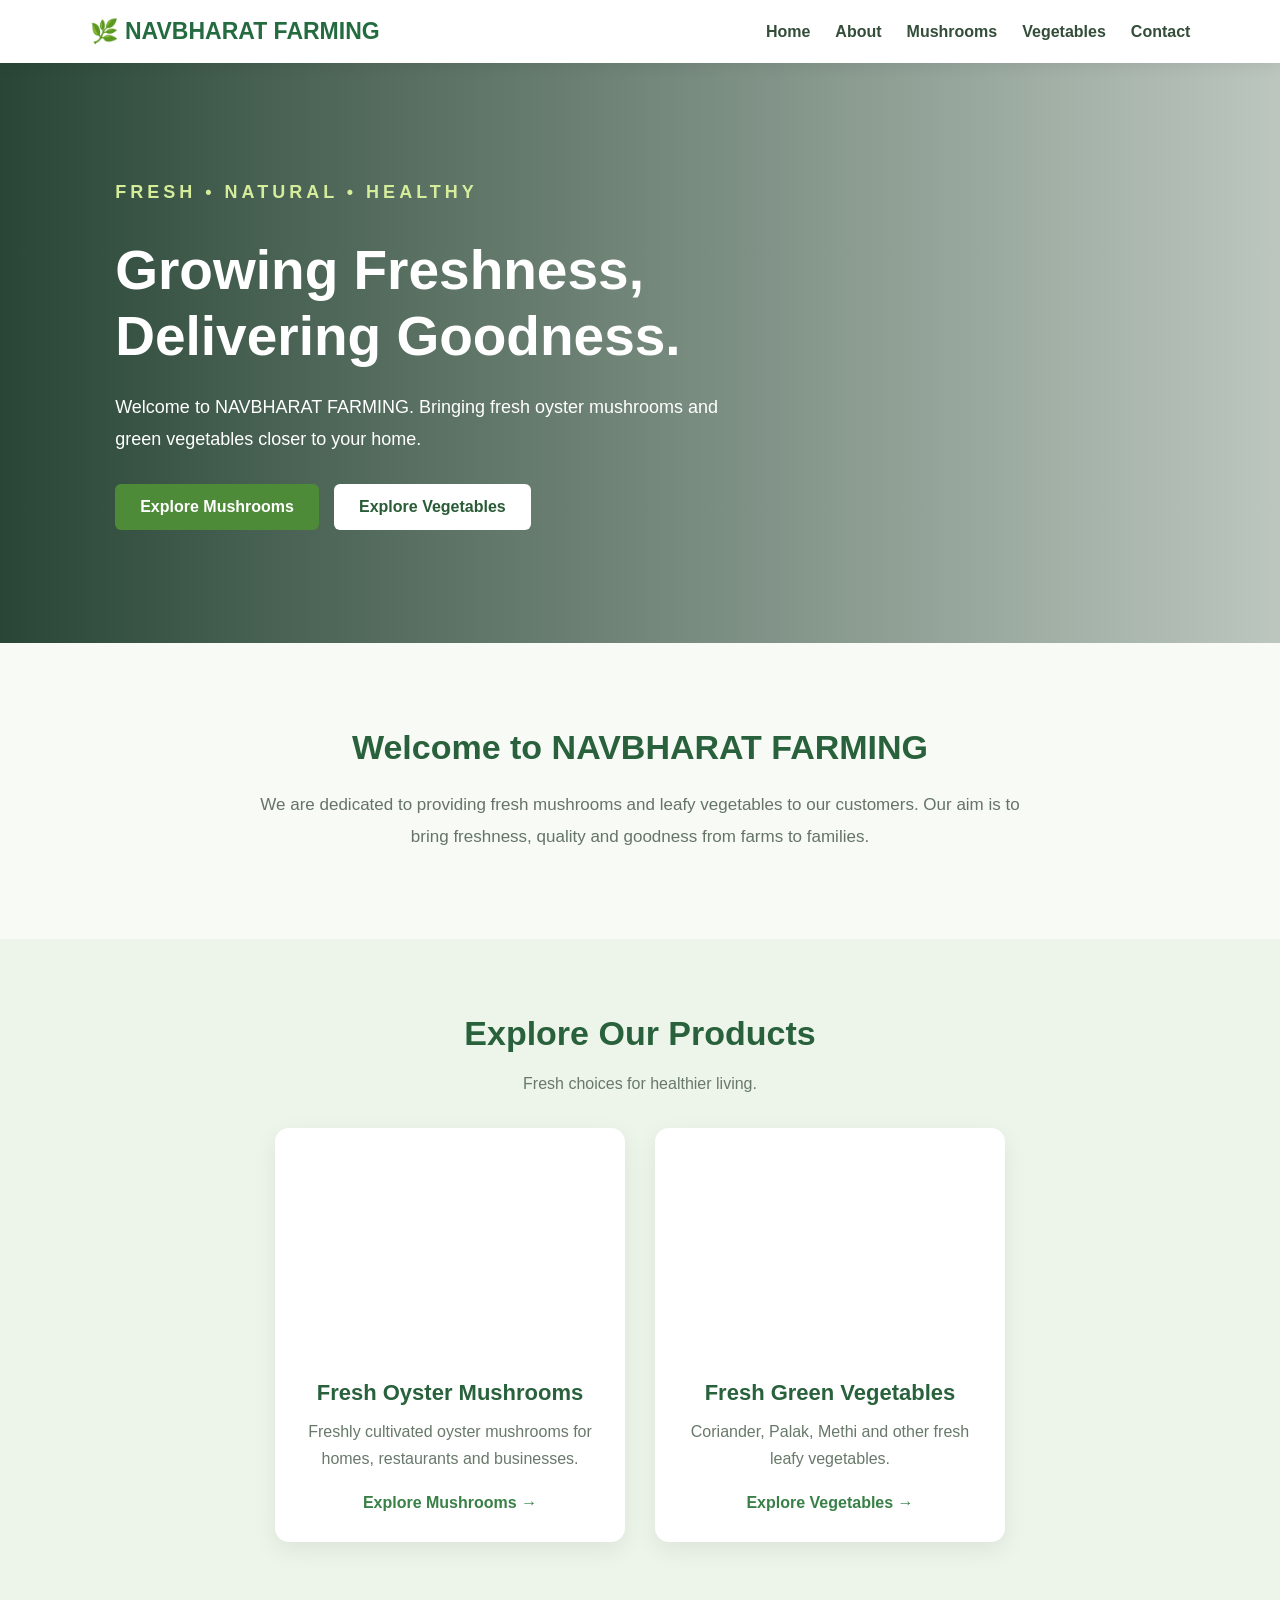
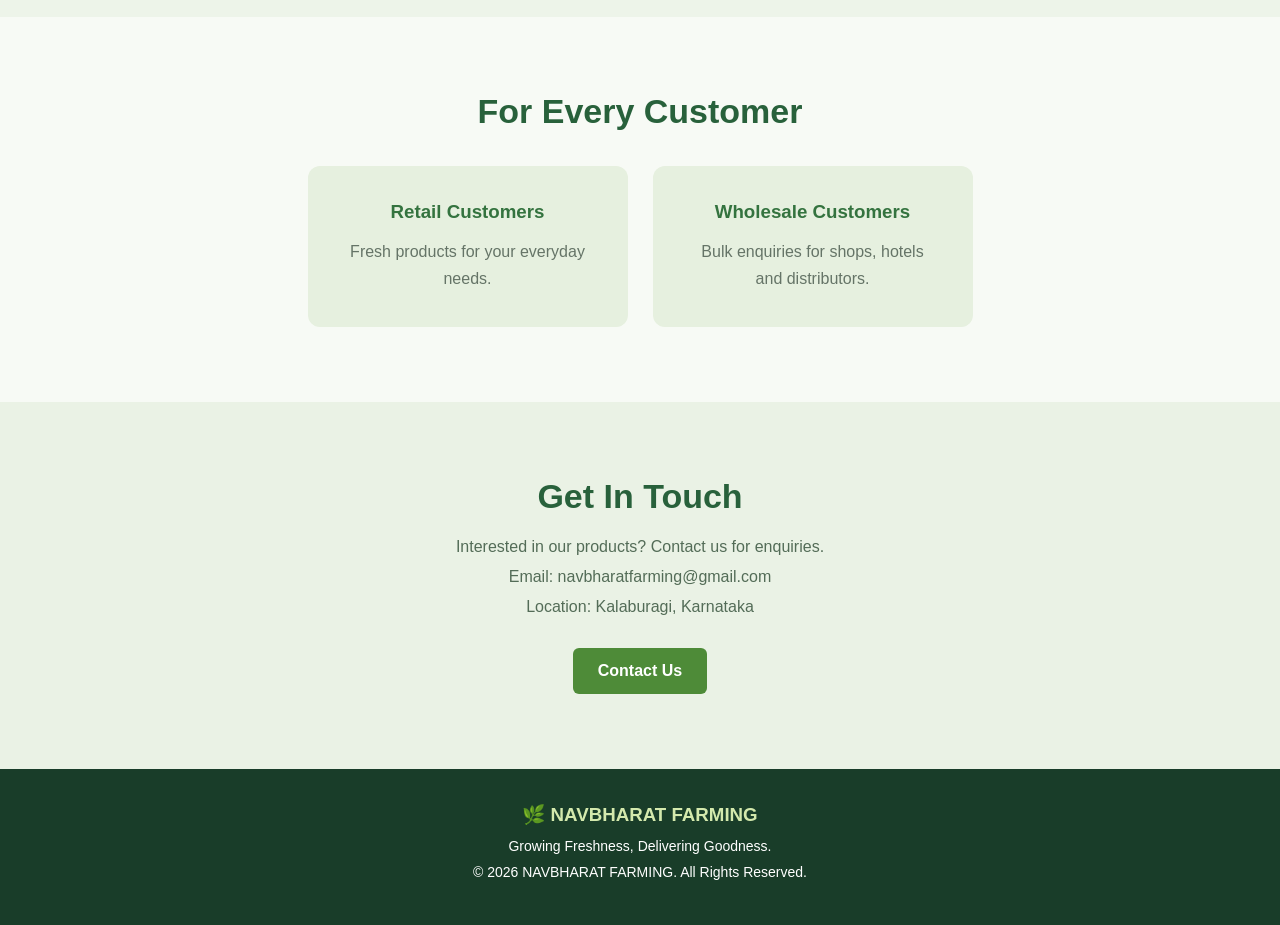
<file: index.html>
<!DOCTYPE html>
<html lang="en">
<head>
    <meta charset="UTF-8">
    <meta name="viewport" content="width=device-width, initial-scale=1.0">
    <title>NAVBHARAT FARMING | Freshness from Nature</title>
    <link rel="stylesheet" href="style.css">
</head>

<body>

    <!-- Navigation -->
    <header>
        <nav class="navbar">
            <a href="index.html" class="logo">🌿 NAVBHARAT FARMING</a>

            <div class="nav-links">
                <a href="index.html">Home</a>
                <a href="#about">About</a>
                <a href="mushrooms.html">Mushrooms</a>
                <a href="vegetables.html">Vegetables</a>
                <a href="#contact">Contact</a>
            </div>
        </nav>
    </header>

    <!-- Hero Section -->
    <section class="hero">
        <div class="hero-content">
            <p class="tagline">FRESH • NATURAL • HEALTHY</p>

            <h1>Growing Freshness,<br>
                Delivering Goodness.</h1>

            <p>
                Welcome to NAVBHARAT FARMING.
                Bringing fresh oyster mushrooms and
                green vegetables closer to your home.
            </p>

            <div class="hero-buttons">
                <a href="mushrooms.html" class="btn">Explore Mushrooms</a>
                <a href="vegetables.html" class="btn btn-light">
                    Explore Vegetables
                </a>
            </div>
        </div>
    </section>

    <!-- About Section -->
    <section id="about" class="about">
        <h2>Welcome to NAVBHARAT FARMING</h2>

        <p>
            We are dedicated to providing fresh mushrooms
            and leafy vegetables to our customers.
            Our aim is to bring freshness, quality and
            goodness from farms to families.
        </p>
    </section>

    <!-- Products Section -->
    <section class="products">
        <h2>Explore Our Products</h2>
        <p class="section-text">
            Fresh choices for healthier living.
        </p>

        <div class="product-container">

            <div class="product-card">
                <div class="product-image mushroom-image"></div>

                <h3>Fresh Oyster Mushrooms</h3>

                <p>
                    Freshly cultivated oyster mushrooms
                    for homes, restaurants and businesses.
                </p>

                <a href="mushrooms.html" class="card-btn">
                    Explore Mushrooms →
                </a>
            </div>

            <div class="product-card">
                <div class="product-image vegetable-image"></div>

                <h3>Fresh Green Vegetables</h3>

                <p>
                    Coriander, Palak, Methi and other
                    fresh leafy vegetables.
                </p>

                <a href="vegetables.html" class="card-btn">
                    Explore Vegetables →
                </a>
            </div>

        </div>
    </section>

    <!-- Business Section -->
    <section class="business">
        <h2>For Every Customer</h2>

        <div class="business-container">
            <div>
                <h3>Retail Customers</h3>
                <p>Fresh products for your everyday needs.</p>
            </div>

            <div>
                <h3>Wholesale Customers</h3>
                <p>Bulk enquiries for shops, hotels and distributors.</p>
            </div>
        </div>
    </section>

    <!-- Contact Section -->
    <section id="contact" class="contact">
        <h2>Get In Touch</h2>

        <p>Interested in our products? Contact us for enquiries.</p>

        <p>Email: navbharatfarming@gmail.com</p>
        <p>Location: Kalaburagi, Karnataka</p>

        <a href="mailto:navbharatfarming@gmail.com" class="btn">
            Contact Us
        </a>
    </section>

    <!-- Footer -->
    <footer>
        <h3>🌿 NAVBHARAT FARMING</h3>
        <p>Growing Freshness, Delivering Goodness.</p>
        <p>© 2026 NAVBHARAT FARMING. All Rights Reserved.</p>
    </footer>

    <script src="script.js"></script>

</body>
</html>
</file>
<file: style.css>
/* GENERAL SETTINGS */
* {
    margin: 0;
    padding: 0;
    box-sizing: border-box;
    font-family: 'Segoe UI', sans-serif;
    scroll-behavior: smooth;
}

body {
    background: #f7faf5;
    color: #243b2a;
}

/* NAVIGATION */
header {
    background: #ffffff;
    padding: 18px 7%;
    box-shadow: 0 3px 15px rgba(0,0,0,0.07);
    position: sticky;
    top: 0;
    z-index: 100;
}

.navbar {
    display: flex;
    justify-content: space-between;
    align-items: center;
    flex-wrap: wrap;
    gap: 15px;
}

.logo {
    color: #246b40;
    font-size: 23px;
    font-weight: bold;
    text-decoration: none;
}

.nav-links {
    display: flex;
    gap: 25px;
    flex-wrap: wrap;
}

.nav-links a {
    text-decoration: none;
    color: #334d39;
    font-weight: 600;
    transition: 0.3s;
}

.nav-links a:hover {
    color: #70a83b;
}

/* HERO SECTION */
.hero {
    min-height: 580px;
    display: flex;
    align-items: center;
    padding: 80px 9%;
    color: white;

    background:
    linear-gradient(90deg, rgba(12,45,27,0.88), rgba(12,45,27,0.25)),
    url("https://images.unsplash.com/photo-1500382017468-9049fed747ef")
    center/cover no-repeat;
}

.hero-content {
    max-width: 650px;
}

.tagline {
    color: #d5ed9b;
    letter-spacing: 4px;
    font-weight: bold;
    margin-bottom: 20px;
}

.hero h1 {
    font-size: 55px;
    line-height: 1.2;
    margin-bottom: 22px;
}

.hero-content > p {
    font-size: 18px;
    line-height: 1.8;
    margin-bottom: 28px;
}

.hero-buttons {
    display: flex;
    gap: 15px;
    flex-wrap: wrap;
}

/* BUTTONS */
.btn {
    display: inline-block;
    background: #4e8b38;
    color: white;
    padding: 14px 25px;
    border-radius: 6px;
    text-decoration: none;
    font-weight: bold;
    transition: 0.3s;
}

.btn:hover {
    background: #2d622e;
    transform: translateY(-3px);
}

.btn-light {
    background: white;
    color: #285b36;
}

.btn-light:hover {
    background: #e7f0df;
    color: #285b36;
}

/* ABOUT SECTION */
.about {
    padding: 85px 10%;
    text-align: center;
}

.about h2,
.products h2,
.contact h2 {
    font-size: 34px;
    color: #28613b;
    margin-bottom: 22px;
}

.about p {
    max-width: 800px;
    margin: auto;
    font-size: 17px;
    line-height: 1.9;
    color: #657467;
}

/* PRODUCTS */
.products {
    padding: 75px 9%;
    background: #edf4e9;
    text-align: center;
}

.section-text {
    color: #68796a;
    margin-bottom: 35px;
}

.product-container {
    display: flex;
    justify-content: center;
    gap: 30px;
    flex-wrap: wrap;
}

.product-card {
    background: white;
    width: 350px;
    border-radius: 14px;
    overflow: hidden;
    padding-bottom: 30px;
    box-shadow: 0 8px 25px rgba(0,0,0,0.07);
    transition: 0.3s;
}

.product-card:hover {
    transform: translateY(-8px);
}

.product-image {
    height: 230px;
    background-size: cover;
    background-position: center;
}

.mushroom-image {
    background-image: url("https://images.unsplash.com/photo-1504545102780-26774c1bb073");
}

.vegetable-image {
    background-image: url("https://images.unsplash.com/photo-1540420773420-3366772f4999");
}

.product-card h3 {
    color: #28613b;
    margin: 22px 10px 12px;
    font-size: 22px;
}

.product-card p {
    color: #68796a;
    padding: 0 22px;
    line-height: 1.7;
    margin-bottom: 22px;
}

.card-btn {
    color: #398047;
    font-weight: bold;
    text-decoration: none;
}

/* BUSINESS SECTION */
.business {
    padding: 75px 9%;
    text-align: center;
}

.business h2 {
    color: #28613b;
    font-size: 34px;
    margin-bottom: 35px;
}

.business-container {
    display: flex;
    justify-content: center;
    gap: 25px;
    flex-wrap: wrap;
}

.business-container div {
    background: #e6f0df;
    padding: 35px;
    border-radius: 12px;
    width: 320px;
}

.business-container h3 {
    color: #34733f;
    margin-bottom: 15px;
}

.business-container p {
    color: #657467;
    line-height: 1.7;
}

/* CONTACT SECTION */
.contact {
    padding: 75px 20px;
    text-align: center;
    background: #eaf2e5;
}

.contact p {
    margin: 12px;
    color: #536c57;
}

.contact .btn {
    margin-top: 20px;
}

/* FOOTER */
footer {
    background: #193d29;
    color: white;
    padding: 35px 15px;
    text-align: center;
}

footer h3 {
    margin-bottom: 12px;
    color: #d4e9ad;
}

footer p {
    margin: 10px;
    font-size: 14px;
}

/* MOBILE RESPONSIVE */
@media (max-width: 768px) {

    header {
        padding: 18px 5%;
    }

    .navbar {
        flex-direction: column;
    }

    .nav-links {
        justify-content: center;
        gap: 14px;
    }

    .hero {
        min-height: 500px;
        padding: 60px 7%;
    }

    .hero h1 {
        font-size: 37px;
    }

    .hero-content > p {
        font-size: 16px;
    }

    .about h2,
    .products h2,
    .business h2,
    .contact h2 {
        font-size: 27px;
    }

    .product-card {
        width: 100%;
    }
}
/* MUSHROOM PAGE */

.mushroom-hero {
    min-height: 480px;
    padding: 80px 9%;
    display: flex;
    align-items: center;
    color: white;
    background:
    linear-gradient(90deg, rgba(15,48,30,0.88), rgba(15,48,30,0.3)),
    url("https://images.unsplash.com/photo-1504545102780-26774c1bb073")
    center/cover no-repeat;
}

.mushroom-hero h1 {
    font-size: 48px;
    margin: 20px 0;
}

.mushroom-hero p {
    max-width: 600px;
    line-height: 1.8;
    margin-bottom: 25px;
}

.mushroom-benefits {
    padding: 70px 8%;
    text-align: center;
    background: #edf4e9;
}

.mushroom-benefits h2,
.mushroom-gallery h2,
.mushroom-orders h2 {
    color: #28613b;
    font-size: 32px;
    margin-bottom: 30px;
}

.benefit-container {
    display: flex;
    justify-content: center;
    gap: 25px;
    flex-wrap: wrap;
}

.benefit-card {
    background: white;
    padding: 30px;
    width: 280px;
    border-radius: 12px;
    box-shadow: 0 5px 15px rgba(0,0,0,0.06);
}

.benefit-card h3 {
    color: #34733f;
    margin-bottom: 15px;
}

.benefit-card p {
    color: #657467;
    line-height: 1.7;
}

.mushroom-gallery {
    padding: 70px 8%;
    text-align: center;
}

.gallery-container {
    display: flex;
    justify-content: center;
    gap: 25px;
    flex-wrap: wrap;
}

.gallery-container img {
    width: 350px;
    height: 240px;
    object-fit: cover;
    border-radius: 12px;
}

.mushroom-orders {
    padding: 70px 20px;
    text-align: center;
    background: #eaf2e5;
}

.mushroom-orders p {
    margin: 15px;
    color: #536c57;
}

.mushroom-orders .btn {
    margin-top: 20px;
}

@media (max-width: 768px) {
    .mushroom-hero h1 {
        font-size: 35px;
    }

    .gallery-container img {
        width: 100%;
    }
}
/* VEGETABLE PAGE */

.vegetable-hero {
    min-height: 480px;
    padding: 80px 9%;
    display: flex;
    align-items: center;
    color: white;

    background:
    linear-gradient(90deg, rgba(15,48,30,0.85), rgba(15,48,30,0.25)),
    url("https://images.unsplash.com/photo-1540420773420-3366772f4999")
    center/cover no-repeat;
}

.vegetable-hero h1 {
    font-size: 48px;
    margin: 20px 0;
}

.vegetable-hero p {
    max-width: 600px;
    line-height: 1.8;
    margin-bottom: 25px;
}

.vegetable-products {
    padding: 75px 8%;
    background: #edf4e9;
    text-align: center;
}

.vegetable-products h2 {
    font-size: 34px;
    color: #28613b;
    margin-bottom: 15px;
}

.vegetable-container {
    display: flex;
    justify-content: center;
    flex-wrap: wrap;
    gap: 28px;
    margin-top: 35px;
}

.vegetable-card {
    background: white;
    width: 310px;
    padding-bottom: 28px;
    border-radius: 14px;
    overflow: hidden;
    box-shadow: 0 6px 20px rgba(0,0,0,0.07);
    transition: 0.3s;
}

.vegetable-card:hover {
    transform: translateY(-8px);
}

.vegetable-card img {
    width: 100%;
    height: 220px;
    object-fit: cover;
}

.vegetable-card h3 {
    color: #28613b;
    font-size: 22px;
    margin: 20px 10px 12px;
}

.vegetable-card p {
    color: #657467;
    padding: 0 20px;
    line-height: 1.7;
    margin-bottom: 20px;
}

.vegetable-card .card-btn {
    color: #398047;
    font-weight: bold;
    text-decoration: none;
}

.vegetable-contact {
    padding: 75px 20px;
    text-align: center;
    background: #eaf2e5;
}

.vegetable-contact h2 {
    color: #28613b;
    font-size: 32px;
    margin-bottom: 20px;
}

.vegetable-contact p {
    margin: 15px;
    color: #536c57;
}

.vegetable-contact .btn {
    margin-top: 20px;
}

@media (max-width: 768px) {
    .vegetable-hero h1 {
        font-size: 35px;
    }

    .vegetable-card {
        width: 100%;
    }
}
</file>
